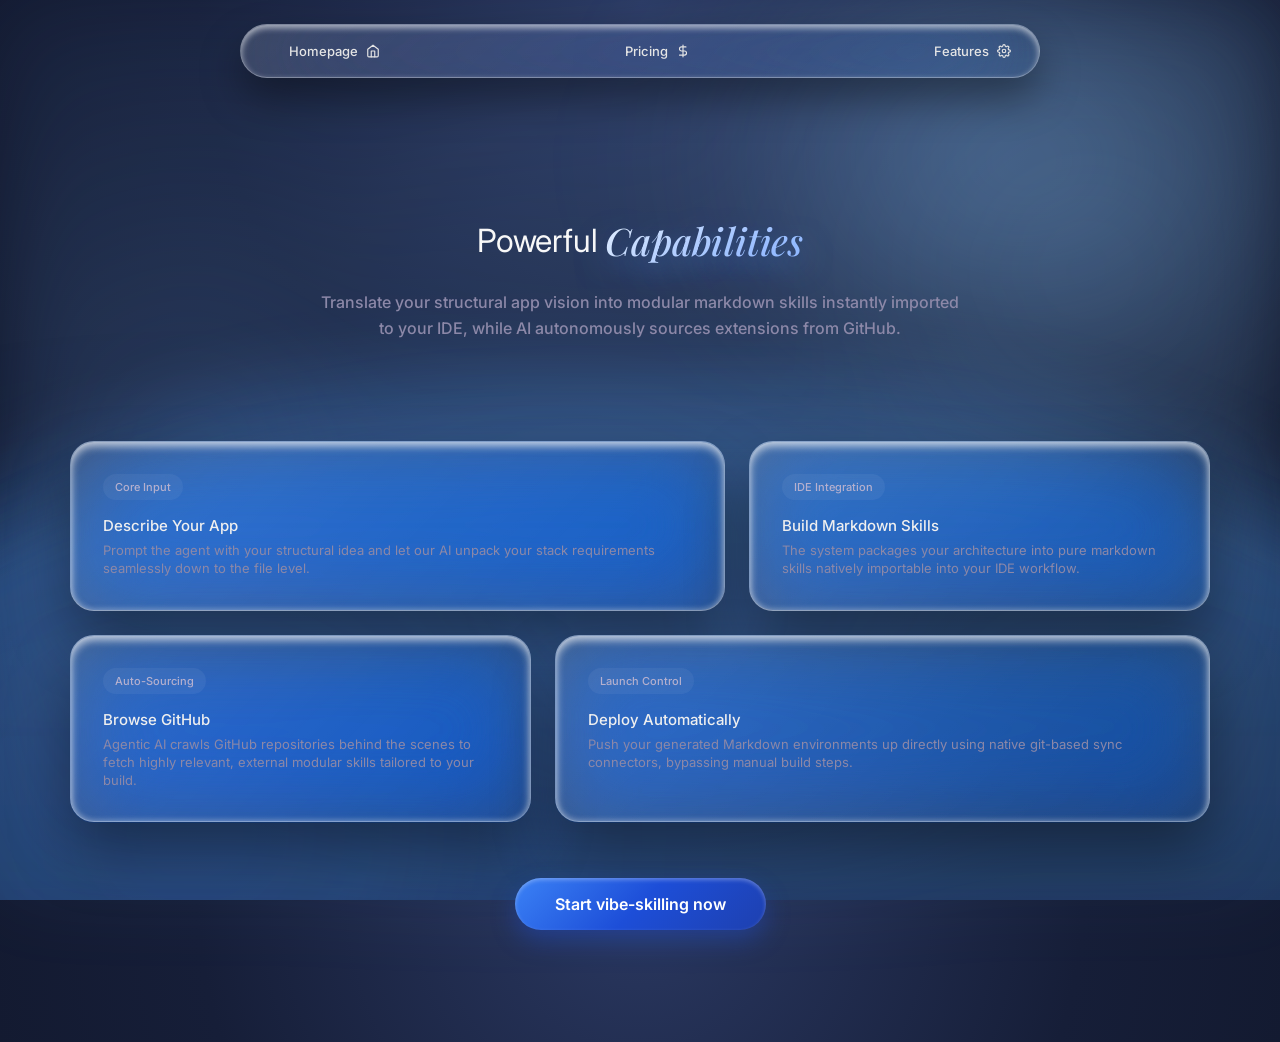
<file: features.html>
<!DOCTYPE html>
<html lang="en">
<head>
    <meta charset="UTF-8">
    <meta name="viewport" content="width=device-width, initial-scale=1.0">
    <title>Features - AI Dashboard</title>
    <!-- Inter & Premium Noble Italic Font -->
    <link href="https://fonts.googleapis.com/css2?family=Inter:wght@400;500;600&family=Playfair+Display:ital,wght@1,500;1,600&display=swap" rel="stylesheet">
    <link rel="stylesheet" href="style.css">
</head>
<body>

    <div class="full-screen-bg">
        <div class="ambient-light-1"></div>
        <div class="ambient-light-2"></div>
        <div class="flowing-waves">
            <div class="fluid-wave w1"></div>
            <div class="fluid-wave w2"></div>
            <div class="fluid-wave w3"></div>
        </div>
    </div>

    <div class="app-container scrollable-container">
        
        <!-- Centered Liquid Glass Navigation -->
        <header class="top-nav liquid-bar">
            <a href="index.html" class="nav-pill" style="text-decoration: none;">
                <span>Homepage</span>
                <svg width="14" height="14" viewBox="0 0 24 24" fill="none" stroke="currentColor" stroke-width="2" stroke-linecap="round" stroke-linejoin="round"><path d="M3 9l9-7 9 7v11a2 2 0 0 1-2 2H5a2 2 0 0 1-2-2z"></path><polyline points="9 22 9 12 15 12 15 22"></polyline></svg>
            </a>
            <a href="pricing.html" class="nav-pill" style="text-decoration: none;">
                <span>Pricing</span>
                <svg width="14" height="14" viewBox="0 0 24 24" fill="none" stroke="currentColor" stroke-width="2" stroke-linecap="round" stroke-linejoin="round"><path d="M12 2v20M17 5H9.5a3.5 3.5 0 0 0 0 7h5a3.5 3.5 0 0 1 0 7H6"></path></svg>
            </a>
            <a href="features.html" class="nav-pill" style="text-decoration: none;">
                <span>Features</span>
                <svg width="14" height="14" viewBox="0 0 24 24" fill="none" stroke="currentColor" stroke-width="2" stroke-linecap="round" stroke-linejoin="round"><circle cx="12" cy="12" r="3"></circle><path d="M19.4 15a1.65 1.65 0 0 0 .33 1.82l.06.06a2 2 0 0 1 0 2.83 2 2 0 0 1-2.83 0l-.06-.06a1.65 1.65 0 0 0-1.82-.33 1.65 1.65 0 0 0-1 1.51V21a2 2 0 0 1-2 2 2 2 0 0 1-2-2v-.09A1.65 1.65 0 0 0 9 19.4a1.65 1.65 0 0 0-1.82.33l-.06.06a2 2 0 0 1-2.83 0 2 2 0 0 1 0-2.83l.06-.06a1.65 1.65 0 0 0 .33-1.82 1.65 1.65 0 0 0-1.51-1H3a2 2 0 0 1-2-2 2 2 0 0 1 2-2h.09A1.65 1.65 0 0 0 4.6 9a1.65 1.65 0 0 0-.33-1.82l-.06-.06a2 2 0 0 1 0-2.83 2 2 0 0 1 2.83 0l.06.06a1.65 1.65 0 0 0 1.82.33H9a1.65 1.65 0 0 0 1-1.51V3a2 2 0 0 1 2-2 2 2 0 0 1 2 2v.09a1.65 1.65 0 0 0 1 1.51 1.65 1.65 0 0 0 1.82-.33l.06-.06a2 2 0 0 1 2.83 0 2 2 0 0 1 0 2.83l-.06.06a1.65 1.65 0 0 0-.33 1.82V9a1.65 1.65 0 0 0 1.51 1H21a2 2 0 0 1 2 2 2 2 0 0 1-2 2h-.09a1.65 1.65 0 0 0-1.51 1z"></path></svg>
            </a>
        </header>

        <div class="hero">
            <h1 class="hero-title">Powerful <span class="skills-text">Capabilities</span></h1>
            <p class="hero-subtitle">Translate your structural app vision into modular markdown skills instantly imported to your IDE, while AI autonomously sources extensions from GitHub.</p>
        </div>

        <!-- Premium SaaS Bento Grid Features -->
        <div class="features-bento-grid" id="scroll-timeline">
            <!-- Card 1 -->
            <div class="bento-card bento-large scroll-step-bento float-1">
                <div class="card-header"><span class="card-tag">Core Input</span></div>
                <div class="card-body">
                    <h3>Describe Your App</h3>
                    <p>Prompt the agent with your structural idea and let our AI unpack your stack requirements seamlessly down to the file level.</p>
                </div>
            </div>

            <!-- Card 2 -->
            <div class="bento-card bento-small scroll-step-bento float-2">
                <div class="card-header"><span class="card-tag">IDE Integration</span></div>
                <div class="card-body">
                    <h3>Build Markdown Skills</h3>
                    <p>The system packages your architecture into pure markdown skills natively importable into your IDE workflow.</p>
                </div>
            </div>

            <!-- Card 3 -->
            <div class="bento-card bento-small scroll-step-bento float-3">
                <div class="card-header"><span class="card-tag">Auto-Sourcing</span></div>
                <div class="card-body">
                    <h3>Browse GitHub</h3>
                    <p>Agentic AI crawls GitHub repositories behind the scenes to fetch highly relevant, external modular skills tailored to your build.</p>
                </div>
            </div>

            <!-- Card 4 -->
            <div class="bento-card bento-large scroll-step-bento float-4">
                <div class="card-header"><span class="card-tag">Launch Control</span></div>
                <div class="card-body">
                    <h3>Deploy Automatically</h3>
                    <p>Push your generated Markdown environments up directly using native git-based sync connectors, bypassing manual build steps.</p>
                </div>
            </div>
            
            <div class="bento-card scroll-step-bento float-2" style="grid-column: span 12; display: flex; justify-content: center; align-items: center; border: none; background: transparent; backdrop-filter: none; box-shadow: none; margin-bottom: 80px;">
                <button class="vibe-btn">
                    <span style="position: relative; z-index: 2;">Start vibe-skilling now</span>
                </button>
            </div>
        </div>

    </div>

    <!-- Scroll entry script for spawning elements -->
    <script>
        const observer = new IntersectionObserver((entries) => {
            entries.forEach(entry => {
                if(entry.isIntersecting) {
                    entry.target.classList.add('spawned');
                    observer.unobserve(entry.target);
                }
            });
        }, { threshold: 0.25, rootMargin: "0px 0px -50px 0px" });

        document.querySelectorAll('.scroll-step-bento').forEach(step => observer.observe(step));

        // --- NEW: Scroll Reaction Logic ---
        let lastScroll = 0;
        const nav = document.querySelector('.top-nav');
        window.addEventListener('scroll', () => {
            const currentScroll = window.pageYOffset;
            if (currentScroll <= 100) { nav.classList.remove('nav-hidden'); return; }
            if (currentScroll > lastScroll && !nav.classList.contains('nav-hidden')) {
                nav.classList.add('nav-hidden');
            } else if (currentScroll < lastScroll && nav.classList.contains('nav-hidden')) {
                nav.classList.remove('nav-hidden');
            }
            lastScroll = currentScroll;
        });
    </script>
</body>
</html>
</file>
<file: style.css>
:root {
    --bg-dark: #161e38;
    --text-main: #ffffff;
    --text-muted: #a39eb8;
    --border-subtle: rgba(255, 255, 255, 0.1);
    --border-light: rgba(255, 255, 255, 0.15);
    --glass-bg: linear-gradient(135deg, rgba(255,255,255,0.12) 0%, rgba(255,255,255,0.02) 100%);
    --panel-gap: 16px;
}

* {
    margin: 0;
    padding: 0;
    box-sizing: border-box;
}

body {
    font-family: 'Inter', -apple-system, sans-serif;
    /* Intricate atmospheric background */
    background-color: #12182b;
    background: 
        radial-gradient(circle at 50% 0%, #2a3861 0%, #161e38 40%, #0d1222 100%);
    color: var(--text-main);
    display: flex;
    justify-content: center;
    align-items: center;
    min-height: 100vh;
}

.app-container {
    width: 100%;
    max-width: 1200px;
    height: 90vh;
    border: none;
    border-radius: 20px;
    position: relative;
    padding: 30px;
    display: flex;
    flex-direction: column;
}

/* --- Full Screen Background Graphics --- */
.full-screen-bg {
    position: fixed;
    inset: 0;
    overflow: hidden;
    z-index: -1;
    pointer-events: none;
}

.ambient-light-1 {
    content: "";
    position: absolute;
    width: 60vw; height: 500px;
    background: radial-gradient(ellipse at center, rgba(140, 200, 255, 0.5) 0%, transparent 60%);
    top: -10%; right: -10%;
    filter: blur(100px);
    animation: driftSlow 12s ease-in-out infinite alternate;
}
.ambient-light-2 {
    content: "";
    position: absolute;
    width: 50vw; height: 400px;
    background: radial-gradient(ellipse at center, rgba(100, 180, 255, 0.4) 0%, rgba(40, 80, 200, 0.3) 50%, transparent 70%);
    bottom: -15%; left: -10%;
    filter: blur(140px);
    animation: driftSlow2 15s ease-in-out infinite alternate;
}

/* --- Smooth Flowing Waves --- */
.flowing-waves {
    position: absolute;
    inset: 0;
    overflow: hidden;
    z-index: 1; /* Below content, above static lights */
    pointer-events: none;
}

.fluid-wave {
    position: absolute;
    width: 2400px;
    height: 2400px;
    left: 50%;
    margin-left: -1200px;
    top: 40%;
    transform-origin: 50% 50%;
    border-radius: 43%;
    box-shadow: inset 0 0 100px rgba(100, 180, 255, 0.1);
    filter: blur(30px);
}

.w1 {
    background: linear-gradient(180deg, rgba(80, 160, 255, 0.15) 0%, rgba(30, 80, 200, 0.05) 100%);
    animation: rotateWave 22s infinite linear;
}

.w2 {
    top: 45%;
    border-radius: 46%;
    background: linear-gradient(180deg, rgba(100, 180, 255, 0.1) 0%, rgba(50, 100, 220, 0.03) 100%);
    animation: rotateWave 30s infinite linear reverse;
}

.w3 {
    top: 50%;
    border-radius: 41%;
    background: linear-gradient(180deg, rgba(60, 140, 255, 0.12) 0%, rgba(20, 60, 180, 0.04) 100%);
    animation: rotateWave 40s infinite linear;
}

@keyframes rotateWave {
    from { transform: rotate(0deg); }
    to { transform: rotate(360deg); }
}

body::after {
    content: "";
    position: fixed;
    top: 50%; left: 50%;
    width: 100vw; height: 100vh;
    transform: translate(-50%, -50%);
    background: 
        radial-gradient(circle at 15% 50%, rgba(120, 180, 255, 0.2) 0%, transparent 50%),
        radial-gradient(circle at 85% 30%, rgba(140, 200, 255, 0.2) 0%, transparent 60%),
        radial-gradient(circle at 50% 80%, rgba(100, 160, 255, 0.15) 0%, transparent 40%);
    pointer-events: none;
    z-index: -1;
    filter: blur(40px);
    animation: pulseLights 10s ease-in-out infinite alternate;
}

@keyframes driftSlow {
    0% { transform: translate(0, 0) scale(1); opacity: 0.6; }
    100% { transform: translate(-150px, 80px) scale(1.3); opacity: 1; }
}
@keyframes driftSlow2 {
    0% { transform: translate(0, 0) scale(1); opacity: 0.5; }
    100% { transform: translate(150px, -80px) scale(1.4); opacity: 0.9; }
}
@keyframes pulseLights {
    0% { opacity: 0.5; }
    100% { opacity: 1; }
}

/* --- Top Navigation --- */
.top-nav {
    display: flex;
    justify-content: space-between;
    align-items: center;
    gap: 24px;
    position: fixed;
    top: 24px;
    left: 50%;
    transform: translateX(-50%);
    z-index: 1000;
    min-width: 800px;
    padding: 8px 12px 8px 32px;
    background: linear-gradient(135deg, rgba(255,255,255,0.15) 0%, rgba(255,255,255,0.02) 100%);
    border: 1px solid rgba(255, 255, 255, 0.35);
    border-radius: 100px;
    backdrop-filter: blur(60px) saturate(200%);
    -webkit-backdrop-filter: blur(60px) saturate(200%);
    box-shadow: inset 0 3px 6px rgba(255, 255, 255, 0.6), 0 20px 40px rgba(0, 0, 0, 0.4);
    transition: transform 0.4s cubic-bezier(0.16, 1, 0.3, 1), opacity 0.4s ease;
}

.nav-links, .nav-auth {
    display: flex;
    align-items: center;
    gap: 8px;
}

.nav-hint {
    font-family: 'Playfair Display', serif;
    font-style: italic;
    font-size: 19px;
    font-weight: 600;
    color: #ffffff; 
    background: linear-gradient(135deg, #ffffff 0%, #d1e4ff 100%);
    background-clip: text;
    -webkit-background-clip: text;
    -webkit-text-fill-color: transparent;
    pointer-events: none;
    letter-spacing: 0.5px;
    animation: hintFade 3s infinite ease-in-out;
    white-space: nowrap;
    /* High-intensity White Glow */
    text-shadow: 
        0 0 10px rgba(255, 255, 255, 0.8),
        0 0 20px rgba(255, 255, 255, 0.4),
        0 0 30px rgba(255, 255, 255, 0.2);
    filter: drop-shadow(0 0 5px rgba(255, 255, 255, 0.5));
}

@keyframes hintFade {
    0%, 100% { opacity: 0.5; transform: scale(1); }
    50% { opacity: 1; transform: scale(1.05); }
}

.top-nav.nav-hidden {
    transform: translateX(-50%) translateY(-150%);
    opacity: 0;
    pointer-events: none;
}

.nav-pill {
    background: transparent;
    border: none;
    padding: 10px 16px;
    border-radius: 100px;
    color: #e5e5e5;
    font-family: 'Inter', sans-serif;
    font-size: 13px;
    font-weight: 500;
    display: flex;
    align-items: center;
    gap: 8px;
    cursor: pointer;
    transition: all 0.2s;
}

.nav-pill:hover {
    background: rgba(255, 255, 255, 0.1);
    color: white;
    box-shadow: inset 0 1px 1px rgba(255, 255, 255, 0.2);
}

/* --- Main Content Layout --- */
.main-content {
    flex: 1;
    display: flex;
    flex-direction: column;
    justify-content: center;
    align-items: center;
    position: relative;
    z-index: 10;
    padding-bottom: 20px;
}

/* --- Hero & Orb --- */
.hero {
    text-align: center;
    margin-top: 140px;
    margin-bottom: 40px;
}

.orb-wrapper {
    display: flex;
    justify-content: center;
}

.orb {
    width: 90px; 
    height: 90px;
    border-radius: 50%;
    margin-bottom: 24px;
    position: relative;
    background: radial-gradient(circle at 30% 30%, #ffffff 0%, #a6ccff 20%, #689af8 50%, #446fdd 80%, #2f50af 100%);
    box-shadow: 
        inset -10px -10px 20px rgba(20, 30, 80, 0.6),
        inset 15px 15px 25px rgba(255, 255, 255, 0.95),
        0 15px 30px rgba(0, 0, 0, 0.4),
        0 0 50px rgba(100, 180, 255, 0.5),
        0 0 100px rgba(150, 200, 255, 0.4);
    overflow: hidden;
    animation: orbPulse 4s infinite ease-in-out, orbRotate 10s infinite linear;
    transition: all 0.5s cubic-bezier(0.23, 1, 0.32, 1);
    cursor: default;
    transform-origin: center center;
}

.orb:hover {
    width: 120px;
    height: 120px;
    transform: scale(1.15) translateY(-5px);
    filter: brightness(1.25);
    box-shadow: 
        inset -10px -10px 20px rgba(20, 30, 80, 0.6),
        inset 15px 15px 25px rgba(255, 255, 255, 0.95),
        0 20px 50px rgba(0, 0, 0, 0.5),
        0 0 90px rgba(100, 180, 255, 1),
        0 0 160px rgba(150, 200, 255, 0.8);
    animation-play-state: paused;
}

@keyframes orbRotate {
    from { transform: rotate(0deg); }
    to { transform: rotate(360deg); }
}

@keyframes orbPulse {
    0%, 100% { transform: scale(1); opacity: 1; }
    50% { transform: scale(1.03); opacity: 0.95; }
}

.orb-reflection {
    position: absolute;
    top: 5%; left: 15%;
    width: 50%; height: 40%;
    border-radius: 50%;
    background: radial-gradient(ellipse at center, rgba(255, 255, 255, 0.8) 0%, transparent 60%);
    transform: rotate(-25deg);
    filter: blur(2px);
    z-index: 2;
}

.orb-inner-swirl {
    position: absolute;
    bottom: -5px; right: -5px;
    width: 70%; height: 60%;
    border-radius: 50%;
    background: radial-gradient(ellipse at center, rgba(80, 140, 250, 0.6) 0%, transparent 70%);
    filter: blur(4px);
    z-index: 1;
}

.hero-title {
    font-size: 32px;
    font-weight: 400;
    letter-spacing: -0.2px;
    color: #f8f8f8;
    display: flex;
    align-items: center;
    justify-content: center;
    gap: 8px;
}

.skills-text {
    font-family: 'Playfair Display', serif;
    font-style: italic;
    font-size: 38px;
    font-weight: 500;
    margin-top: 0;
    color: #c4d9ff; 
    background: linear-gradient(135deg, #e6f0ff 0%, #90b8ff 100%);
    background-clip: text;
    -webkit-background-clip: text;
    -webkit-text-fill-color: transparent;
    display: inline-block;
    text-shadow: 0 10px 30px rgba(100, 160, 255, 0.5);
}

/* --- Prompt Area & Suggestions --- */
.prompt-container {
    width: 100%;
    max-width: 800px;
    display: flex;
    flex-direction: column;
    gap: var(--panel-gap);
}

.suggestions {
    display: flex;
    gap: 12px;
    margin-bottom: 8px; /* Slightly offset from the large panel */
}

.suggestion-pill {
    background: linear-gradient(135deg, rgba(255,255,255,0.08) 0%, rgba(255,255,255,0.01) 100%);
    border: 1px solid var(--border-light);
    border-radius: 100px;
    padding: 10px 16px;
    color: #cdcade;
    font-family: 'Inter', sans-serif;
    font-size: 13px;
    font-weight: 500;
    display: flex;
    align-items: center;
    gap: 8px;
    cursor: pointer;
    transition: all 0.2s;
    backdrop-filter: blur(40px) saturate(200%);
    -webkit-backdrop-filter: blur(40px) saturate(200%);
    box-shadow: inset 0 1px 2px rgba(255, 255, 255, 0.3), 0 10px 20px rgba(0,0,0,0.2);
}

.suggestion-pill:hover {
    background: rgba(255, 255, 255, 0.15);
    color: white;
}

/* --- Main Input Box --- */
.input-box-wrapper {
    background: linear-gradient(135deg, rgba(255,255,255,0.2) 0%, rgba(255,255,255,0.03) 100%);
    border: 1px solid rgba(255, 255, 255, 0.45);
    border-radius: 20px;
    padding: 20px 24px;
    display: flex;
    flex-direction: column;
    min-height: 140px;
    justify-content: space-between;
    box-shadow: 
        inset 0 4px 8px rgba(255, 255, 255, 0.85),
        inset 0 -2px 5px rgba(255, 255, 255, 0.15),
        0 40px 80px rgba(0, 0, 0, 0.4);
    backdrop-filter: blur(80px) saturate(250%);
    -webkit-backdrop-filter: blur(80px) saturate(250%);
    position: relative;
    z-index: 10;
}

.input-top {
    display: flex;
    align-items: flex-start;
    gap: 12px;
}

/* --- Input Container and Placeholder Loop --- */
.input-container-relative {
    position: relative;
    flex: 1;
    display: flex;
    align-items: center;
}
.main-input {
    width: 100%;
    background: transparent;
    border: none;
    color: white;
    outline: none;
    font-size: 16px;
    z-index: 2;
    position: relative;
    font-family: 'Inter', sans-serif;
}
.main-input:focus ~ .placeholder-slider {
    opacity: 0;
}
.placeholder-slider {
    position: absolute;
    left: 0;
    top: 50%;
    transform: translateY(-50%);
    height: 24px;
    overflow: hidden;
    pointer-events: none;
    z-index: 1;
    color: #8c88a8;
    transition: opacity 0.2s;
}
.slider-words {
    display: flex;
    flex-direction: column;
    animation: slideWords 9s cubic-bezier(0.68, -0.55, 0.265, 1.55) infinite;
}
.slider-words span {
    height: 24px;
    line-height: 24px;
    font-size: 15px;
    font-weight: 400;
}
@keyframes slideWords {
    0%, 20% { transform: translateY(0); }
    33%, 53% { transform: translateY(-24px); }
    66%, 86% { transform: translateY(-48px); }
    100% { transform: translateY(-72px); }
}

/* --- Focus Animations --- */
.input-box-wrapper:focus-within .sparkle-icon svg {
    animation: spinBounce 0.6s cubic-bezier(0.175, 0.885, 0.32, 1.275);
}
@keyframes spinBounce {
    0% { transform: scale(1) rotate(0deg); }
    50% { transform: scale(1.4) rotate(180deg); }
    100% { transform: scale(1) rotate(360deg); }
}

.sparkle-icon {
    color: #a6c8ff;
    margin-top: 2px;
}

.input-bottom {
    display: flex;
    justify-content: space-between;
    align-items: center;
    margin-top: auto;
}

.input-tools-left {
    display: flex;
    gap: 20px;
}

.tool-btn {
    background: transparent;
    border: none;
    color: #b5b0ce;
    font-family: 'Inter', sans-serif;
    font-size: 13px;
    font-weight: 500;
    display: flex;
    align-items: center;
    gap: 8px;
    cursor: pointer;
    transition: color 0.2s;
}
.tool-btn:hover {
    color: white;
}
.tool-btn svg {
    color: #8f8aae;
}

.input-tools-right {
    display: flex;
    gap: 12px;
}

.icon-btn {
    width: 32px; height: 32px;
    border-radius: 50%;
    border: none;
    display: flex; justify-content: center; align-items: center;
    cursor: pointer;
    transition: all 0.2s;
}
.dark-btn {
    background: linear-gradient(135deg, rgba(255,255,255,0.2) 0%, rgba(255,255,255,0.02) 100%);
    color: white;
    border: 1px solid rgba(255,255,255,0.25);
    box-shadow: inset 0 1px 2px rgba(255, 255, 255, 0.4);
    backdrop-filter: blur(20px);
}
.blue-btn {
    background: linear-gradient(135deg, #90b8ff, #3b76f6);
    color: white;
    box-shadow: inset 0 1px 2px rgba(255,255,255,0.8), 0 4px 10px rgba(40, 100, 200, 0.6);
}

/* --- Bottom Feature Cards --- */
.bottom-cards {
    display: grid;
    grid-template-columns: repeat(3, 1fr);
    gap: var(--panel-gap);
    margin-top: 10px;
}

.feature-card {
    background: var(--glass-bg);
    border: 1px solid rgba(255, 255, 255, 0.35);
    border-radius: 16px;
    padding: 20px;
    display: flex;
    flex-direction: column;
    gap: 16px;
    backdrop-filter: blur(40px) saturate(200%);
    -webkit-backdrop-filter: blur(40px) saturate(200%);
    box-shadow: 
        inset 0 3px 6px rgba(255, 255, 255, 0.6),
        inset 0 -1px 3px rgba(255, 255, 255, 0.15),
        0 20px 40px rgba(0, 0, 0, 0.4);
    transition: transform 0.2s, box-shadow 0.2s;
    cursor: pointer;
    position: relative;
    z-index: 10;
}
.feature-card:hover {
    box-shadow: inset 0 4px 8px rgba(255, 255, 255, 0.8), 0 30px 60px rgba(0, 0, 0, 0.5);
    transform: translateY(-2px);
}

.card-header {
    display: flex;
    justify-content: space-between;
    align-items: center;
}

.card-icon {
    width: 36px; height: 36px;
    border-radius: 10px;
    background: rgba(255, 255, 255, 0.04);
    border: 1px solid rgba(255,255,255,0.06);
    display: flex; align-items: center; justify-content: center;
    color: #a39eb8;
}

.card-tag {
    background: rgba(255, 255, 255, 0.05);
    padding: 6px 12px;
    border-radius: 100px;
    font-size: 11px;
    color: #b5b0ce;
    font-weight: 500;
}

.card-body h3 {
    font-size: 15px;
    font-weight: 500;
    color: #efefef;
    margin-bottom: 6px;
}
.card-body p {
    font-size: 13px;
    color: #8c88a8;
    line-height: 1.4;
}

/* --- Hero Subtitle & App Goal --- */
.hero-subtitle {
    font-size: 16px;
    font-weight: 500;
    color: #8c88a8;
    max-width: 650px;
    margin: 24px auto 0;
    line-height: 1.6;
    text-align: center;
}

/* --- Unique Vertical Zig-Zag Timeline --- */
.vertical-timeline {
    width: 100%;
    max-width: 900px;
    margin: 60px auto 40px;
    display: flex;
    flex-direction: column;
    gap: 0; /* Arrows will bridge the gap */
}

.timeline-row {
    display: grid;
    grid-template-columns: 1fr 100px 1fr; /* 3 columns: Left card, center arrow, right card */
    align-items: center;
    gap: 20px;
}

.timeline-placeholder {
    visibility: hidden;
}

.timeline-arrow {
    display: flex;
    justify-content: center;
    align-items: center;
    height: 120px;
    color: #5993ea; /* Bright blue to match galaxy theme */
}

.anim-svg {
    width: 100%;
    height: 100%;
    overflow: visible;
}

.marching-line {
    stroke-dasharray: 8, 8;
    animation: march 1.5s linear infinite;
}

.row-right .timeline-arrow {
    transform: scaleX(-1); /* Flips the arrow for the zig-zag effect */
}

@keyframes march {
    to { stroke-dashoffset: -16; }
}

/* --- Premium Staggered Animations --- */
@keyframes smoothEntry {
    0% { opacity: 0; transform: translateY(30px) scale(0.98); filter: blur(15px); }
    100% { opacity: 1; transform: translateY(0) scale(1); filter: blur(0); }
}

@keyframes navEntry {
    0% { opacity: 0; transform: translateX(-50%) translateY(-20px) scale(0.95); filter: blur(10px); }
    100% { opacity: 1; transform: translateX(-50%) translateY(0) scale(1); filter: blur(0); }
}

.top-nav { animation: navEntry 1.4s cubic-bezier(0.25, 1, 0.2, 1) 0s backwards; }
.orb-wrapper { animation: smoothEntry 1.4s cubic-bezier(0.25, 1, 0.2, 1) 0.3s backwards; }
.hero-title { animation: smoothEntry 1.4s cubic-bezier(0.25, 1, 0.2, 1) 0.45s backwards; }
.suggestions { animation: smoothEntry 1.4s cubic-bezier(0.25, 1, 0.2, 1) 0.6s backwards; }
.input-box-wrapper { animation: smoothEntry 1.6s cubic-bezier(0.25, 1, 0.2, 1) 0.7s backwards; }
.feature-card:nth-child(1) { animation: smoothEntry 1.4s cubic-bezier(0.25, 1, 0.2, 1) 0.9s backwards; }
.feature-card:nth-child(2) { animation: smoothEntry 1.4s cubic-bezier(0.25, 1, 0.2, 1) 1.05s backwards; }
.feature-card:nth-child(3) { animation: smoothEntry 1.4s cubic-bezier(0.25, 1, 0.2, 1) 1.2s backwards; }

/* --- Scroll Entrance Animations (Features Page) --- */
.scroll-step {
    opacity: 0;
    transform: translateY(50px) scale(0.95);
    filter: blur(15px);
    transition: all 1s cubic-bezier(0.25, 1, 0.2, 1);
}
.scroll-step.spawned {
    opacity: 1;
    transform: translateY(0) scale(1);
    filter: blur(0);
}
/* --- Bento Grid Features (SaaS Premium) --- */
.features-bento-grid {
    display: grid;
    grid-template-columns: repeat(12, 1fr);
    gap: 24px;
    width: 100%;
    margin: 60px auto 40px;
}

.bento-card {
    background: linear-gradient(135deg, rgba(255,255,255,0.15) 0%, rgba(255,255,255,0.02) 100%);
    border: 1px solid rgba(255, 255, 255, 0.4);
    border-radius: 24px;
    padding: 32px;
    display: flex;
    flex-direction: column;
    gap: 16px;
    backdrop-filter: blur(40px) saturate(200%);
    -webkit-backdrop-filter: blur(40px) saturate(200%);
    box-shadow: 
        inset 0 4px 8px rgba(255, 255, 255, 0.7),
        inset 0 -2px 5px rgba(255, 255, 255, 0.15),
        0 30px 60px rgba(0, 0, 0, 0.4);
    position: relative;
    z-index: 10;
    transition: box-shadow 0.3s;
}

.bento-card:hover {
    box-shadow: 
        inset 0 4px 12px rgba(255, 255, 255, 0.95),
        0 40px 80px rgba(0, 0, 0, 0.6);
}

.bento-large { grid-column: span 7; }
.bento-small { grid-column: span 5; }

/* Subtle permanent float loop animations */
.float-1 { animation: floatBox 6s ease-in-out infinite; }
.float-2 { animation: floatBox 7s ease-in-out infinite 1s; }
.float-3 { animation: floatBox 8s ease-in-out infinite 2s; }
.float-4 { animation: floatBox 6.5s ease-in-out infinite 1.5s; }

@keyframes floatBox {
    0%, 100% { transform: translateY(0px); }
    50% { transform: translateY(-15px); }
}

/* Scroll Entrance logic without transform conflicts */
.scroll-step-bento {
    opacity: 0;
    filter: blur(20px);
    transition: opacity 1.2s cubic-bezier(0.25, 1, 0.2, 1), filter 1.2s cubic-bezier(0.25, 1, 0.2, 1);
}
.scroll-step-bento.spawned {
    opacity: 1;
    filter: blur(0);
}
.scroll-step-bento:nth-child(1) { transition-delay: 0.1s; }
.scroll-step-bento:nth-child(2) { transition-delay: 0.2s; }
.scroll-step-bento:nth-child(3) { transition-delay: 0.3s; }
.scroll-step-bento:nth-child(4) { transition-delay: 0.4s; }

/* --- Premium Vibe Button --- */
.vibe-btn {
    position: relative;
    padding: 16px 40px;
    border-radius: 100px;
    border: none;
    background: linear-gradient(135deg, #3b82f6 0%, #1d4ed8 50%, #1e40af 100%);
    color: white;
    font-family: 'Inter', sans-serif;
    font-size: 16px;
    font-weight: 600;
    cursor: pointer;
    overflow: hidden;
    box-shadow: 
        0 10px 25px rgba(29, 78, 216, 0.4),
        inset 0 2px 4px rgba(255, 255, 255, 0.3);
    transition: all 0.3s cubic-bezier(0.23, 1, 0.32, 1);
}

.vibe-btn::before {
    content: "";
    position: absolute;
    inset: 0;
    background: radial-gradient(circle at center, rgba(255, 255, 255, 0.4) 0%, transparent 70%);
    opacity: 0;
    transition: opacity 0.3s;
}

.vibe-btn:hover {
    transform: translateY(-3px) scale(1.02);
    box-shadow: 
        0 15px 35px rgba(29, 78, 216, 0.5),
        inset 0 2px 6px rgba(255, 255, 255, 0.4);
}

.vibe-btn:hover::before {
    opacity: 1;
}

.vibe-btn:active {
    transform: translateY(-1px) scale(0.98);
}
/* --- Cinematic Orb Transition --- */
#orb-transition-overlay {
    position: fixed;
    top: 50%;
    left: 50%;
    width: 0px;
    height: 0px;
    background: radial-gradient(circle, rgba(255, 255, 255, 0.95) 0%, rgba(59, 130, 246, 0.6) 40%, transparent 100%);
    backdrop-filter: blur(0px);
    -webkit-backdrop-filter: blur(0px);
    border-radius: 50%;
    transform: translate(-50%, -50%);
    z-index: 9999;
    pointer-events: none;
    opacity: 0;
    transition: none;
}

#orb-transition-overlay.active {
    animation: blurTransition 1.4s cubic-bezier(0.65, 0, 0.35, 1) forwards;
}

@keyframes blurTransition {
    0% {
        width: 0;
        height: 0;
        opacity: 0;
        backdrop-filter: blur(0px);
        -webkit-backdrop-filter: blur(0px);
    }
    30% {
        opacity: 1;
        width: 100vw;
        height: 100vw;
        backdrop-filter: blur(12px);
        -webkit-backdrop-filter: blur(12px);
    }
    60% {
        width: 150vw;
        height: 150vw;
        backdrop-filter: blur(40px);
        -webkit-backdrop-filter: blur(40px);
        background: radial-gradient(circle, rgba(255, 255, 255, 0.4) 0%, rgba(255, 255, 255, 0) 70%);
    }
    85% {
        width: 250vmax;
        height: 250vmax;
        backdrop-filter: blur(80px);
        -webkit-backdrop-filter: blur(80px);
        background: radial-gradient(circle, rgba(255, 255, 255, 0.9) 0%, rgba(255, 255, 255, 0.6) 80%);
    }
    100% {
        width: 400vmax;
        height: 400vmax;
        opacity: 1;
        backdrop-filter: blur(120px);
        -webkit-backdrop-filter: blur(120px);
        background: radial-gradient(circle, rgba(255, 255, 255, 1) 0%, rgba(255, 255, 255, 1) 100%);
    }
}

@keyframes starQuickAction {
    0% { transform: scale(1); filter: brightness(1); }
    50% { transform: scale(3) rotate(15deg); filter: brightness(2) drop-shadow(0 0 10px #60a5fa); }
    100% { transform: scale(1); filter: brightness(1); }
}
</file>
